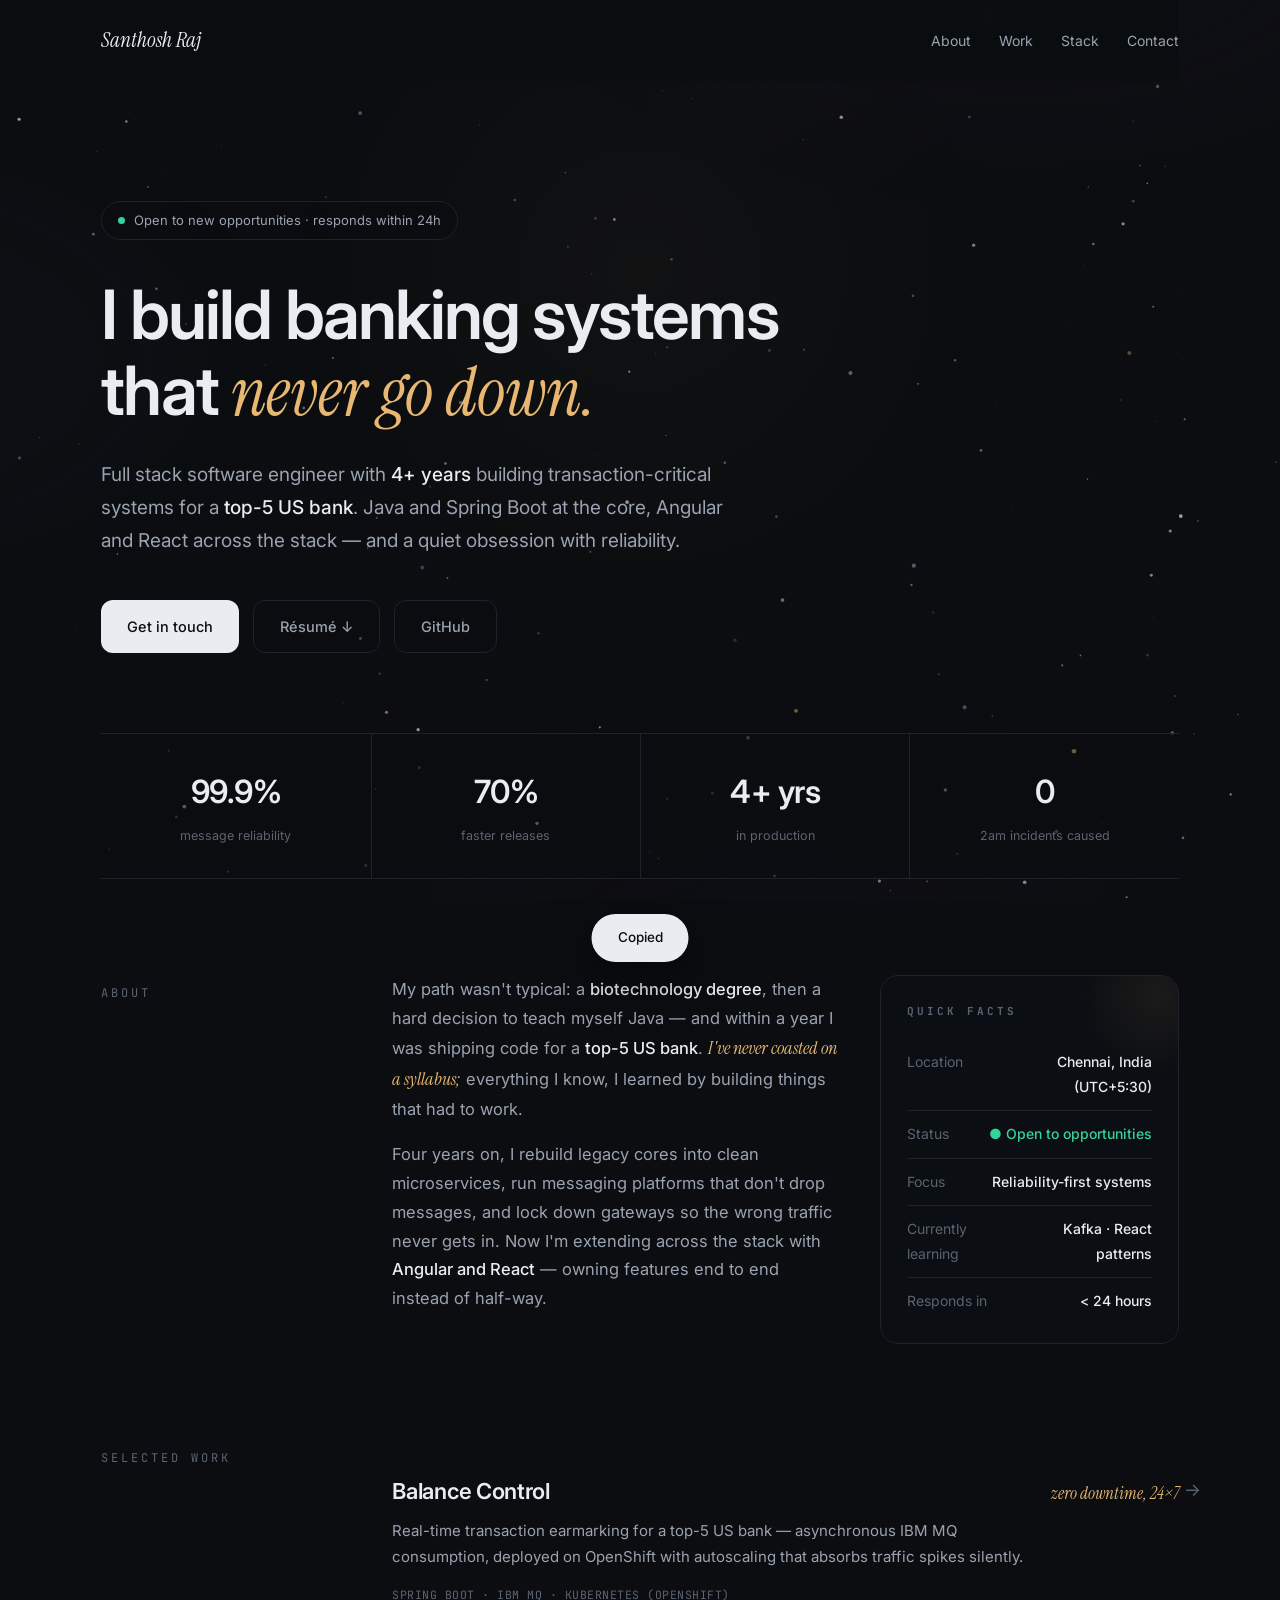
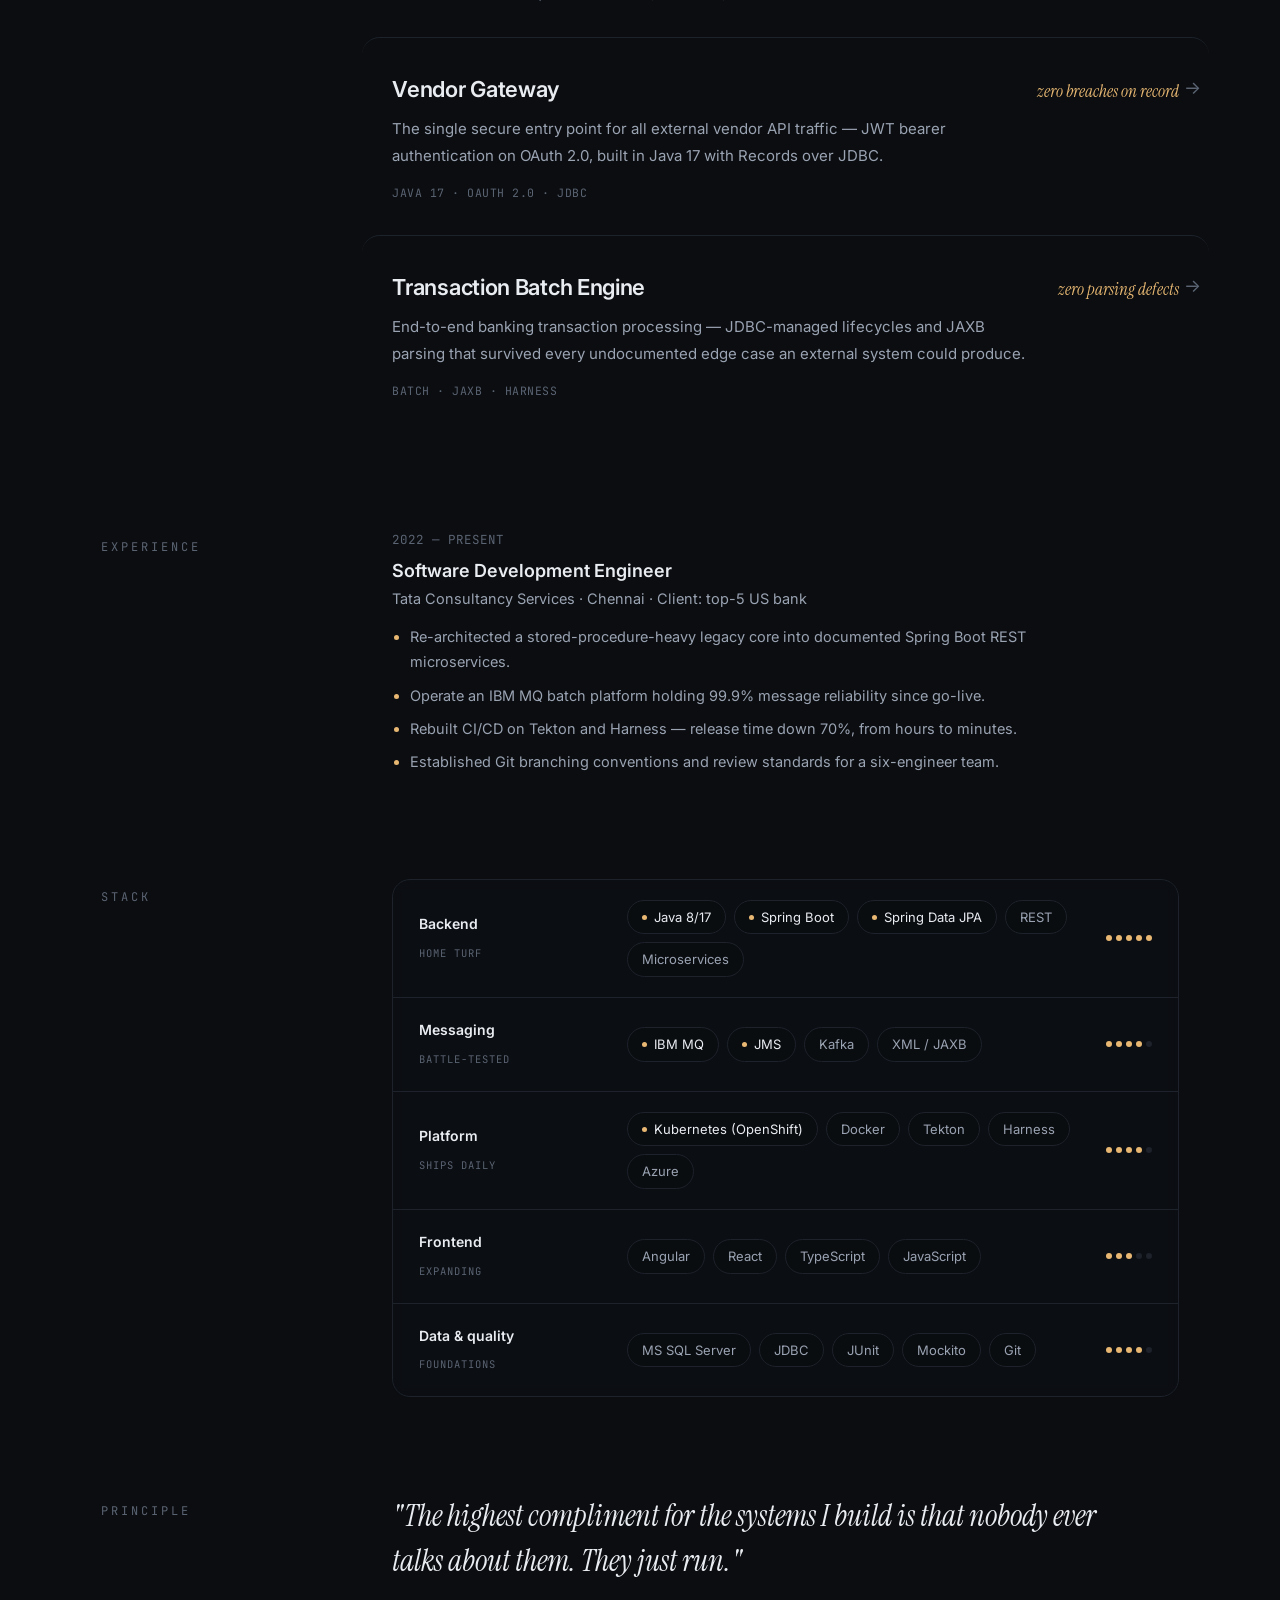
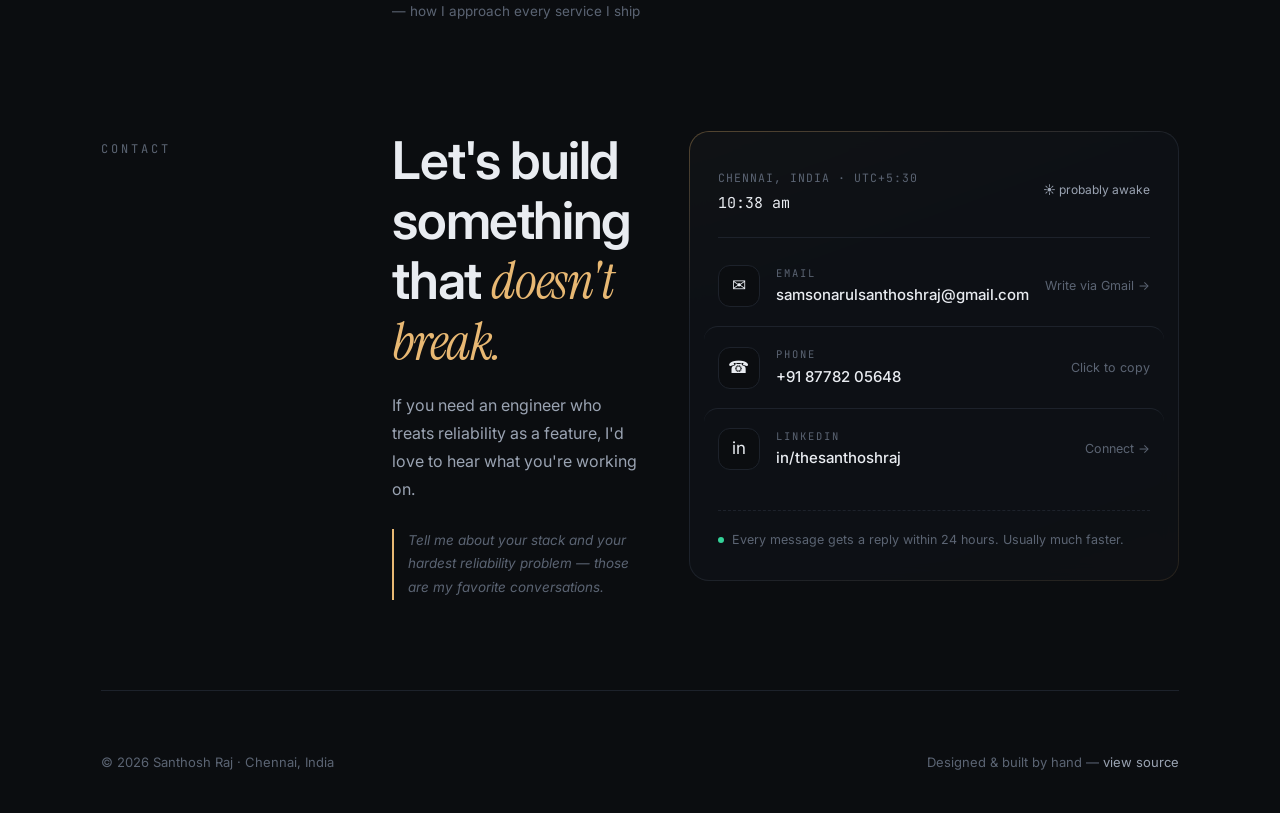
<file: index.html>
<!doctype html>
<html lang="en">
  <head>
    <meta charset="UTF-8" />
    <meta name="viewport" content="width=device-width, initial-scale=1.0" />
    <title>Santhosh Raj · Software Engineer</title>
    <meta
      name="description"
      content="Santhosh Raj — full stack software engineer. I build banking systems that never go down. Java, Spring Boot, microservices, Angular, React."
    />
    <meta property="og:title" content="Santhosh Raj · Software Engineer" />
    <meta
      property="og:description"
      content="I build banking systems that never go down. 4+ years · 99.9% reliability · top-5 US bank."
    />
    <link rel="preconnect" href="https://fonts.googleapis.com" />
    <link rel="preconnect" href="https://fonts.gstatic.com" crossorigin />
    <link
      href="https://fonts.googleapis.com/css2?family=Inter:wght@400;500;600&family=Instrument+Serif:ital@0;1&family=JetBrains+Mono:wght@400&display=swap"
      rel="stylesheet"
    />
    <link
      rel="icon"
      href="data:image/svg+xml,<svg xmlns='http://www.w3.org/2000/svg' viewBox='0 0 100 100'><rect width='100' height='100' rx='20' fill='%230b0d10'/><text y='72' x='26' font-size='60' fill='%23e8b873' font-family='serif'>S</text></svg>"
    />
    <style>
      :root {
        --bg: #0b0d10;
        --surface: #11141a;
        --line: #1d222b;
        --text: #e9ecf1;
        --dim: #9aa3b2;
        --faint: #5b6473;
        --accent: #e8b873;
        --accent-dim: #e8b87322;
        --sans: "Inter", -apple-system, BlinkMacSystemFont, sans-serif;
        --serif: "Instrument Serif", Georgia, serif;
        --mono: "JetBrains Mono", ui-monospace, monospace;
      }
      * {
        margin: 0;
        padding: 0;
        box-sizing: border-box;
      }
      html {
        scroll-behavior: smooth;
      }
      ::selection {
        background: var(--accent);
        color: #0b0d10;
      }
      body {
        background: var(--bg);
        color: var(--text);
        font-family: var(--sans);
        line-height: 1.75;
        font-size: 16px;
        -webkit-font-smoothing: antialiased;
      }

      #stars {
        position: fixed;
        inset: 0;
        z-index: 0;
      }
      #nebula {
        position: fixed;
        inset: 0;
        z-index: 0;
        pointer-events: none;
        background:
          radial-gradient(900px 500px at 80% -10%, #2a244033, transparent 60%),
          radial-gradient(700px 420px at -10% 40%, #1b2a3a2e, transparent 60%),
          radial-gradient(800px 520px at 60% 110%, #26203a26, transparent 60%);
      }
      #spot {
        position: fixed;
        inset: 0;
        z-index: 0;
        pointer-events: none;
        background: radial-gradient(
          600px circle at var(--mx, 50%) var(--my, 30%),
          #e8b87308,
          transparent 60%
        );
      }

      main {
        position: relative;
        z-index: 1;
        max-width: 1180px;
        margin: 0 auto;
        padding: 0 clamp(20px, 4vw, 56px);
      }

      nav {
        position: sticky;
        top: 0;
        z-index: 50;
        display: flex;
        justify-content: space-between;
        align-items: center;
        padding: 22px 0;
        background: #0b0d10cc;
        backdrop-filter: blur(12px);
      }
      nav .mark {
        font-family: var(--serif);
        font-style: italic;
        font-size: 21px;
        color: var(--text);
        text-decoration: none;
      }
      nav .links a {
        color: var(--dim);
        text-decoration: none;
        font-size: 14px;
        margin-left: 28px;
        transition: color 0.25s;
      }
      nav .links a:hover {
        color: var(--text);
      }

      header {
        padding: 120px 0 80px;
        max-width: 880px;
      }
      .status {
        display: inline-flex;
        align-items: center;
        gap: 9px;
        font-size: 13px;
        color: var(--dim);
        border: 1px solid var(--line);
        border-radius: 99px;
        padding: 7px 16px;
        margin-bottom: 36px;
        background: #0b0d1099;
        animation: rise 0.8s 0.1s both;
      }
      .status i {
        width: 7px;
        height: 7px;
        border-radius: 50%;
        background: #34d399;
        animation: ping 2.4s infinite;
      }
      @keyframes ping {
        0% {
          box-shadow: 0 0 0 0 #34d39955;
        }
        70% {
          box-shadow: 0 0 0 9px transparent;
        }
        100% {
          box-shadow: 0 0 0 0 transparent;
        }
      }
      h1 {
        font-size: clamp(38px, 6.4vw, 68px);
        font-weight: 600;
        letter-spacing: -1.8px;
        line-height: 1.12;
        animation: rise 0.8s 0.25s both;
      }
      h1 em {
        font-family: var(--serif);
        font-style: italic;
        font-weight: 400;
        color: var(--accent);
        letter-spacing: 0;
      }
      .lede {
        margin-top: 28px;
        font-size: clamp(16px, 1.6vw, 19px);
        color: var(--dim);
        max-width: 640px;
        animation: rise 0.8s 0.4s both;
      }
      .lede strong {
        color: var(--text);
        font-weight: 500;
      }
      .actions {
        margin-top: 42px;
        display: flex;
        gap: 14px;
        flex-wrap: wrap;
        animation: rise 0.8s 0.55s both;
      }
      .btn {
        display: inline-flex;
        align-items: center;
        gap: 8px;
        text-decoration: none;
        font-size: 14.5px;
        font-weight: 500;
        padding: 13px 26px;
        border-radius: 12px;
        transition: all 0.25s;
      }
      .btn.primary {
        background: var(--text);
        color: #0b0d10;
      }
      .btn.primary:hover {
        background: var(--accent);
        transform: translateY(-2px);
        box-shadow: 0 12px 32px var(--accent-dim);
      }
      .btn.quiet {
        color: var(--dim);
        border: 1px solid var(--line);
        background: #0b0d1066;
      }
      .btn.quiet:hover {
        color: var(--text);
        border-color: var(--faint);
      }
      @keyframes rise {
        from {
          opacity: 0;
          transform: translateY(18px);
        }
        to {
          opacity: 1;
          transform: none;
        }
      }

      .proof {
        display: grid;
        grid-template-columns: repeat(4, 1fr);
        border-top: 1px solid var(--line);
        border-bottom: 1px solid var(--line);
        animation: rise 0.8s 0.7s both;
        background: #0b0d1066;
      }
      .proof div {
        padding: 30px 12px;
        text-align: center;
      }
      .proof div + div {
        border-left: 1px solid var(--line);
      }
      .proof b {
        display: block;
        font-size: clamp(22px, 2.6vw, 32px);
        font-weight: 600;
        letter-spacing: -0.5px;
      }
      .proof span {
        font-size: 12.5px;
        color: var(--faint);
      }
      @media (max-width: 680px) {
        .proof {
          grid-template-columns: repeat(2, 1fr);
        }
        .proof div:nth-child(3) {
          border-left: none;
          border-top: 1px solid var(--line);
        }
        .proof div:nth-child(4) {
          border-top: 1px solid var(--line);
        }
      }

      section {
        display: grid;
        grid-template-columns: 240px 1fr;
        gap: clamp(24px, 4vw, 72px);
        padding: 96px 0 0;
      }
      .label {
        font-family: var(--mono);
        font-size: 12px;
        letter-spacing: 3px;
        color: var(--faint);
        text-transform: uppercase;
        padding-top: 8px;
        position: sticky;
        top: 90px;
        align-self: start;
        height: fit-content;
      }
      @media (max-width: 820px) {
        section {
          grid-template-columns: 1fr;
          gap: 20px;
        }
        .label {
          position: static;
        }
      }

      .fade {
        opacity: 0;
        transform: translateY(22px);
        transition:
          opacity 0.8s,
          transform 0.8s;
      }
      .fade.in {
        opacity: 1;
        transform: none;
      }

      /* ===== ABOUT ===== */
      .aboutwrap {
        display: grid;
        grid-template-columns: 1.5fr 1fr;
        gap: clamp(24px, 3vw, 48px);
        align-items: start;
      }
      @media (max-width: 820px) {
        .aboutwrap {
          grid-template-columns: 1fr;
        }
      }
      .aboutwrap .story p {
        color: var(--dim);
        font-size: 16.5px;
        margin-bottom: 16px;
        max-width: 560px;
      }
      .aboutwrap .story p strong {
        color: var(--text);
        font-weight: 500;
      }
      .aboutwrap .story em {
        font-family: var(--serif);
        font-style: italic;
        color: var(--accent);
        font-size: 1.08em;
      }
      .journey {
        display: flex;
        align-items: center;
        gap: 0;
        margin-top: 30px;
        flex-wrap: wrap;
      }
      .jstep {
        display: flex;
        align-items: center;
      }
      .jstep .node {
        text-align: center;
        padding: 0 4px;
      }
      .jstep .node b {
        display: block;
        font-size: 13px;
        font-weight: 600;
        white-space: nowrap;
      }
      .jstep .node span {
        font-family: var(--mono);
        font-size: 10.5px;
        color: var(--faint);
      }
      .jstep .link {
        width: clamp(20px, 4vw, 54px);
        height: 1px;
        background: linear-gradient(
          90deg,
          var(--line),
          var(--accent),
          var(--line)
        );
        margin: 0 6px;
      }
      .facts {
        border: 1px solid var(--line);
        border-radius: 18px;
        padding: 26px 26px 18px;
        background: #0d101599;
        backdrop-filter: blur(6px);
        position: relative;
        overflow: hidden;
      }
      .facts::before {
        content: "";
        position: absolute;
        top: -60px;
        right: -60px;
        width: 160px;
        height: 160px;
        border-radius: 50%;
        background: radial-gradient(circle, #e8b87314, transparent 70%);
      }
      .facts h4 {
        font-family: var(--mono);
        font-size: 11px;
        letter-spacing: 3px;
        color: var(--faint);
        margin-bottom: 18px;
      }
      .fact {
        display: flex;
        justify-content: space-between;
        gap: 14px;
        padding: 11px 0;
        border-bottom: 1px solid var(--line);
        font-size: 14px;
      }
      .fact:last-child {
        border-bottom: none;
      }
      .fact .fk {
        color: var(--faint);
      }
      .fact .fv {
        color: var(--text);
        font-weight: 500;
        text-align: right;
      }
      .fact .fv.live {
        color: #34d399;
      }

      /* work */
      .case {
        display: block;
        color: inherit;
        padding: 32px 30px;
        margin: 0 -30px;
        border-radius: 18px;
        transition: background 0.3s;
        cursor: pointer;
        position: relative;
      }
      .case:hover {
        background: var(--surface);
      }
      .case + .case {
        border-top: 1px solid var(--line);
      }
      .case:hover + .case {
        border-top-color: transparent;
      }
      .case .row {
        display: flex;
        justify-content: space-between;
        align-items: baseline;
        gap: 16px;
        flex-wrap: wrap;
      }
      .case h3 {
        font-size: clamp(18px, 2vw, 22px);
        font-weight: 600;
        letter-spacing: -0.3px;
      }
      .case .outcome {
        font-family: var(--serif);
        font-style: italic;
        font-size: 17px;
        color: var(--accent);
      }
      .case p {
        color: var(--dim);
        font-size: 15px;
        margin-top: 8px;
        max-width: 640px;
      }
      .case .meta {
        font-family: var(--mono);
        font-size: 11.5px;
        color: var(--faint);
        margin-top: 14px;
        letter-spacing: 0.5px;
      }
      .case .more {
        position: absolute;
        right: 8px;
        top: 34px;
        color: var(--faint);
        transition:
          transform 0.3s,
          color 0.3s;
        font-size: 18px;
      }
      .case:hover .more {
        transform: translateX(5px);
        color: var(--accent);
      }
      .case .detail {
        max-height: 0;
        overflow: hidden;
        transition: max-height 0.5s ease;
      }
      .case.open .detail {
        max-height: 300px;
      }
      .case .detail ul {
        margin-top: 18px;
        padding-top: 18px;
        border-top: 1px dashed var(--line);
      }
      .case .detail li {
        color: var(--dim);
        font-size: 14.5px;
        margin: 8px 0 8px 18px;
      }
      .case .detail li::marker {
        color: var(--accent);
      }

      /* experience */
      .xp h3 {
        font-size: 18px;
        font-weight: 600;
      }
      .xp .org {
        color: var(--dim);
        font-size: 14.5px;
        margin-bottom: 12px;
      }
      .xp .period {
        font-family: var(--mono);
        font-size: 12.5px;
        color: var(--faint);
        margin-bottom: 4px;
      }
      .xp li {
        color: var(--dim);
        font-size: 14.5px;
        margin: 8px 0 8px 18px;
        max-width: 680px;
      }
      .xp li::marker {
        color: var(--accent);
      }

      /* ===== STACK v2 ===== */
      .stackrows {
        border: 1px solid var(--line);
        border-radius: 18px;
        overflow: hidden;
        background: #0d101599;
        backdrop-filter: blur(6px);
      }
      .srow2 {
        display: grid;
        grid-template-columns: 190px 1fr auto;
        gap: 18px;
        align-items: center;
        padding: 20px 26px;
        transition: background 0.25s;
        opacity: 0;
        transform: translateY(14px);
      }
      .srow2.in {
        opacity: 1;
        transform: none;
        transition:
          opacity 0.7s,
          transform 0.7s,
          background 0.25s;
      }
      .srow2 + .srow2 {
        border-top: 1px solid var(--line);
      }
      .srow2:hover {
        background: var(--surface);
      }
      .srow2 .cat b {
        font-size: 14px;
        font-weight: 600;
        display: block;
      }
      .srow2 .cat span {
        font-family: var(--mono);
        font-size: 10.5px;
        color: var(--faint);
        letter-spacing: 1px;
      }
      .pills {
        display: flex;
        flex-wrap: wrap;
        gap: 8px;
      }
      .pill {
        font-size: 13px;
        color: var(--dim);
        border: 1px solid var(--line);
        border-radius: 99px;
        padding: 5px 14px;
        transition: all 0.25s;
        background: #0b0d1066;
      }
      .srow2:hover .pill {
        border-color: #2a3140;
      }
      .pill:hover {
        color: var(--text);
        border-color: var(--accent) !important;
        transform: translateY(-2px);
      }
      .pill.core {
        color: var(--text);
      }
      .pill.core::before {
        content: "";
        display: inline-block;
        width: 5px;
        height: 5px;
        border-radius: 50%;
        background: var(--accent);
        margin-right: 7px;
        vertical-align: 2px;
      }
      .depth {
        display: flex;
        gap: 4px;
      }
      .depth i {
        width: 6px;
        height: 6px;
        border-radius: 50%;
        background: var(--line);
        transition: background 0.5s;
      }
      .srow2.in .depth i.on {
        background: var(--accent);
        transition-delay: calc(var(--di) * 120ms);
      }
      @media (max-width: 760px) {
        .srow2 {
          grid-template-columns: 1fr;
          gap: 10px;
        }
        .depth {
          display: none;
        }
      }

      .quote {
        font-family: var(--serif);
        font-style: italic;
        font-size: clamp(21px, 2.6vw, 30px);
        line-height: 1.5;
        color: var(--text);
        max-width: 720px;
      }
      .quote .by {
        display: block;
        font-family: var(--sans);
        font-style: normal;
        font-size: 13.5px;
        color: var(--faint);
        margin-top: 18px;
      }

      .closer {
        padding-top: 110px;
      }
      .closer h2 {
        font-size: clamp(32px, 4.6vw, 52px);
        font-weight: 600;
        letter-spacing: -1.4px;
        line-height: 1.15;
      }
      .closer h2 em {
        font-family: var(--serif);
        font-style: italic;
        font-weight: 400;
        color: var(--accent);
      }
      .closer .sub {
        color: var(--dim);
        margin-top: 18px;
        max-width: 420px;
      }
      .closer .hintline {
        margin-top: 26px;
        font-size: 13.5px;
        color: var(--faint);
        max-width: 420px;
        border-left: 2px solid var(--accent);
        padding-left: 14px;
        font-style: italic;
      }
      .contactgrid {
        display: grid;
        grid-template-columns: 1fr 1fr;
        gap: clamp(28px, 4vw, 60px);
        align-items: start;
      }
      @media (max-width: 860px) {
        .contactgrid {
          grid-template-columns: 1fr;
        }
      }

      /* contact card with gradient edge */
      .ccard {
        position: relative;
        border-radius: 20px;
        padding: 1px;
        background: linear-gradient(
          160deg,
          #e8b87355,
          var(--line) 30%,
          var(--line) 70%,
          #e8b87322
        );
      }
      .ccard .inner {
        background: #0d1015f2;
        border-radius: 19px;
        padding: 30px 28px;
        backdrop-filter: blur(8px);
      }
      .ctime {
        display: flex;
        justify-content: space-between;
        align-items: center;
        padding-bottom: 20px;
        border-bottom: 1px solid var(--line);
        margin-bottom: 8px;
      }
      .ctime .tz {
        font-family: var(--mono);
        font-size: 11.5px;
        color: var(--faint);
        letter-spacing: 1px;
      }
      .ctime .clock {
        font-family: var(--mono);
        font-size: 15px;
        color: var(--text);
      }
      .ctime .awake {
        font-size: 12px;
        color: var(--dim);
      }
      .chan {
        display: flex;
        align-items: center;
        gap: 16px;
        padding: 18px 14px;
        margin: 0 -14px;
        border-radius: 14px;
        text-decoration: none;
        color: inherit;
        transition: background 0.25s;
        cursor: pointer;
        position: relative;
      }
      .chan:hover {
        background: var(--surface);
      }
      .chan + .chan {
        border-top: 1px solid var(--line);
      }
      .chan:hover + .chan {
        border-top-color: transparent;
      }
      .chan .ico {
        width: 42px;
        height: 42px;
        border-radius: 12px;
        border: 1px solid var(--line);
        display: flex;
        align-items: center;
        justify-content: center;
        font-size: 17px;
        flex-shrink: 0;
        transition: all 0.25s;
        background: #0b0d10;
      }
      .chan:hover .ico {
        border-color: var(--accent);
        box-shadow: 0 0 22px var(--accent-dim);
        transform: rotate(-6deg);
      }
      .chan .info {
        flex: 1;
        min-width: 0;
      }
      .chan .k {
        font-family: var(--mono);
        font-size: 10.5px;
        color: var(--faint);
        letter-spacing: 2px;
        display: block;
      }
      .chan .v {
        font-size: 15px;
        font-weight: 500;
        display: block;
        white-space: nowrap;
        overflow: hidden;
        text-overflow: ellipsis;
      }
      .chan .act {
        font-size: 12.5px;
        color: var(--faint);
        transition: all 0.25s;
        white-space: nowrap;
      }
      .chan:hover .act {
        color: var(--accent);
        transform: translateX(3px);
      }
      .promise {
        margin-top: 20px;
        padding-top: 18px;
        border-top: 1px dashed var(--line);
        font-size: 12.5px;
        color: var(--faint);
        display: flex;
        align-items: center;
        gap: 8px;
      }
      .promise i {
        width: 6px;
        height: 6px;
        border-radius: 50%;
        background: #34d399;
        animation: ping 2.4s infinite;
        flex-shrink: 0;
      }

      #toast {
        position: fixed;
        bottom: 28px;
        left: 50%;
        transform: translate(-50%, 90px);
        z-index: 500;
        background: var(--text);
        color: #0b0d10;
        font-size: 13.5px;
        font-weight: 500;
        padding: 12px 26px;
        border-radius: 99px;
        transition: transform 0.4s cubic-bezier(0.2, 1.2, 0.3, 1);
        box-shadow: 0 16px 50px #00000088;
      }
      #toast.on {
        transform: translate(-50%, 0);
      }

      footer {
        padding: 60px 0 40px;
        border-top: 1px solid var(--line);
        margin-top: 90px;
        display: flex;
        justify-content: space-between;
        color: var(--faint);
        font-size: 13px;
        flex-wrap: wrap;
        gap: 10px;
      }
      footer a {
        color: var(--dim);
        text-decoration: none;
      }
      footer a:hover {
        color: var(--accent);
      }
    </style>
  </head>
  <body>
    <canvas id="stars"></canvas>
    <div id="nebula"></div>
    <div id="spot"></div>
    <div id="toast">Copied</div>

    <main>
      <nav>
        <a class="mark" href="#">Santhosh Raj</a>
        <div class="links">
          <a href="#about">About</a><a href="#work">Work</a
          ><a href="#stack">Stack</a><a href="#contact">Contact</a>
        </div>
      </nav>

      <header>
        <div class="status">
          <i></i>Open to new opportunities · responds within 24h
        </div>
        <h1>I build banking systems<br />that <em>never go down.</em></h1>
        <p class="lede">
          Full stack software engineer with <strong>4+ years</strong> building
          transaction-critical systems for a <strong>top-5 US bank</strong>.
          Java and Spring Boot at the core, Angular and React across the stack —
          and a quiet obsession with reliability.
        </p>
        <div class="actions">
          <a class="btn primary" href="#contact">Get in touch</a>
          <a
            class="btn quiet"
            href="Santhosh_SE_Resume_Latest.pdf"
            download="Santhosh_Raj_Resume.pdf"
            >Résumé ↓</a
          >
          <a
            class="btn quiet"
            href="https://github.com/ZoroMaki"
            target="_blank"
            >GitHub</a
          >
        </div>
      </header>

      <div class="proof">
        <div><b>99.9%</b><span>message reliability</span></div>
        <div><b>70%</b><span>faster releases</span></div>
        <div><b>4+ yrs</b><span>in production</span></div>
        <div><b>0</b><span>2am incidents caused</span></div>
      </div>

      <section id="about">
        <span class="label">About</span>
        <div class="aboutwrap fade">
          <div class="story">
            <p>
              My path wasn't typical: a <strong>biotechnology degree</strong>,
              then a hard decision to teach myself Java — and within a year I
              was shipping code for a <strong>top-5 US bank</strong>.
              <em>I've never coasted on a syllabus;</em> everything I know, I
              learned by building things that had to work.
            </p>
            <p>
              Four years on, I rebuild legacy cores into clean microservices,
              run messaging platforms that don't drop messages, and lock down
              gateways so the wrong traffic never gets in. Now I'm extending
              across the stack with <strong>Angular and React</strong> — owning
              features end to end instead of half-way.
            </p>
          </div>
          <aside class="facts">
            <h4>QUICK FACTS</h4>
            <div class="fact">
              <span class="fk">Location</span
              ><span class="fv">Chennai, India (UTC+5:30)</span>
            </div>
            <div class="fact">
              <span class="fk">Status</span
              ><span class="fv live">● Open to opportunities</span>
            </div>
            <div class="fact">
              <span class="fk">Focus</span
              ><span class="fv">Reliability-first systems</span>
            </div>
            <div class="fact">
              <span class="fk">Currently learning</span
              ><span class="fv">Kafka · React patterns</span>
            </div>
            <div class="fact">
              <span class="fk">Responds in</span
              ><span class="fv">&lt; 24 hours</span>
            </div>
          </aside>
        </div>
      </section>

      <section id="work">
        <span class="label">Selected work</span>
        <div>
          <div class="case fade" data-case>
            <div class="row">
              <h3>Balance Control</h3>
              <span class="outcome">zero downtime, 24×7</span>
            </div>
            <p>
              Real-time transaction earmarking for a top-5 US bank —
              asynchronous IBM MQ consumption, deployed on OpenShift with
              autoscaling that absorbs traffic spikes silently.
            </p>
            <div class="meta">
              SPRING BOOT · IBM MQ · KUBERNETES (OPENSHIFT)
            </div>
            <span class="more">→</span>
            <div class="detail">
              <ul>
                <li>
                  JMSListener-driven async processing — the main flow never
                  blocks.
                </li>
                <li>
                  Tuned pod autoscaling; the service has run 24×7 since launch
                  with zero manual intervention.
                </li>
                <li>
                  Contributed to integration architecture decisions, not only
                  implementation.
                </li>
              </ul>
            </div>
          </div>
          <div class="case fade" data-case>
            <div class="row">
              <h3>Vendor Gateway</h3>
              <span class="outcome">zero breaches on record</span>
            </div>
            <p>
              The single secure entry point for all external vendor API traffic
              — JWT bearer authentication on OAuth 2.0, built in Java 17 with
              Records over JDBC.
            </p>
            <div class="meta">JAVA 17 · OAUTH 2.0 · JDBC</div>
            <span class="more">→</span>
            <div class="detail">
              <ul>
                <li>
                  100% of vendor traffic flows through one authenticated,
                  auditable door.
                </li>
                <li>
                  Java 17 Records cut data-layer boilerplate and made queries
                  debuggable at 2am — not that it's needed.
                </li>
              </ul>
            </div>
          </div>
          <div class="case fade" data-case>
            <div class="row">
              <h3>Transaction Batch Engine</h3>
              <span class="outcome">zero parsing defects</span>
            </div>
            <p>
              End-to-end banking transaction processing — JDBC-managed
              lifecycles and JAXB parsing that survived every undocumented edge
              case an external system could produce.
            </p>
            <div class="meta">BATCH · JAXB · HARNESS</div>
            <span class="more">→</span>
            <div class="detail">
              <ul>
                <li>
                  Creates, updates and status tracking handled end to end.
                </li>
                <li>
                  Documentation maintained through two rounds of scope change —
                  the team stopped guessing.
                </li>
              </ul>
            </div>
          </div>
        </div>
      </section>

      <section id="experience">
        <span class="label">Experience</span>
        <div class="xp fade">
          <div class="period">2022 — PRESENT</div>
          <h3>Software Development Engineer</h3>
          <div class="org">
            Tata Consultancy Services · Chennai · Client: top-5 US bank
          </div>
          <ul>
            <li>
              Re-architected a stored-procedure-heavy legacy core into
              documented Spring Boot REST microservices.
            </li>
            <li>
              Operate an IBM MQ batch platform holding 99.9% message reliability
              since go-live.
            </li>
            <li>
              Rebuilt CI/CD on Tekton and Harness — release time down 70%, from
              hours to minutes.
            </li>
            <li>
              Established Git branching conventions and review standards for a
              six-engineer team.
            </li>
          </ul>
        </div>
      </section>

      <section id="stack">
        <span class="label">Stack</span>
        <div class="stackrows fade">
          <div class="srow2">
            <div class="cat"><b>Backend</b><span>HOME TURF</span></div>
            <div class="pills">
              <span class="pill core">Java 8/17</span
              ><span class="pill core">Spring Boot</span>
              <span class="pill core">Spring Data JPA</span
              ><span class="pill">REST</span
              ><span class="pill">Microservices</span>
            </div>
            <div class="depth">
              <i class="on" style="--di: 0"></i
              ><i class="on" style="--di: 1"></i
              ><i class="on" style="--di: 2"></i
              ><i class="on" style="--di: 3"></i
              ><i class="on" style="--di: 4"></i>
            </div>
          </div>
          <div class="srow2">
            <div class="cat"><b>Messaging</b><span>BATTLE-TESTED</span></div>
            <div class="pills">
              <span class="pill core">IBM MQ</span
              ><span class="pill core">JMS</span> <span class="pill">Kafka</span
              ><span class="pill">XML / JAXB</span>
            </div>
            <div class="depth">
              <i class="on" style="--di: 0"></i
              ><i class="on" style="--di: 1"></i
              ><i class="on" style="--di: 2"></i
              ><i class="on" style="--di: 3"></i><i></i>
            </div>
          </div>
          <div class="srow2">
            <div class="cat"><b>Platform</b><span>SHIPS DAILY</span></div>
            <div class="pills">
              <span class="pill core">Kubernetes (OpenShift)</span
              ><span class="pill">Docker</span> <span class="pill">Tekton</span
              ><span class="pill">Harness</span><span class="pill">Azure</span>
            </div>
            <div class="depth">
              <i class="on" style="--di: 0"></i
              ><i class="on" style="--di: 1"></i
              ><i class="on" style="--di: 2"></i
              ><i class="on" style="--di: 3"></i><i></i>
            </div>
          </div>
          <div class="srow2">
            <div class="cat"><b>Frontend</b><span>EXPANDING</span></div>
            <div class="pills">
              <span class="pill">Angular</span><span class="pill">React</span>
              <span class="pill">TypeScript</span
              ><span class="pill">JavaScript</span>
            </div>
            <div class="depth">
              <i class="on" style="--di: 0"></i
              ><i class="on" style="--di: 1"></i
              ><i class="on" style="--di: 2"></i><i></i><i></i>
            </div>
          </div>
          <div class="srow2">
            <div class="cat"><b>Data & quality</b><span>FOUNDATIONS</span></div>
            <div class="pills">
              <span class="pill">MS SQL Server</span
              ><span class="pill">JDBC</span> <span class="pill">JUnit</span
              ><span class="pill">Mockito</span><span class="pill">Git</span>
            </div>
            <div class="depth">
              <i class="on" style="--di: 0"></i
              ><i class="on" style="--di: 1"></i
              ><i class="on" style="--di: 2"></i
              ><i class="on" style="--di: 3"></i><i></i>
            </div>
          </div>
        </div>
      </section>

      <section>
        <span class="label">Principle</span>
        <p class="quote fade">
          "The highest compliment for the systems I build is that nobody ever
          talks about them. They just run."
          <span class="by">— how I approach every service I ship</span>
        </p>
      </section>

      <section id="contact" class="closer">
        <span class="label">Contact</span>
        <div class="contactgrid">
          <div>
            <h2 class="fade">
              Let's build something<br />that <em>doesn't break.</em>
            </h2>
            <p class="sub fade">
              If you need an engineer who treats reliability as a feature, I'd
              love to hear what you're working on.
            </p>
            <p class="hintline fade">
              Tell me about your stack and your hardest reliability problem —
              those are my favorite conversations.
            </p>
          </div>
          <div class="ccard fade">
            <div class="inner">
              <div class="ctime">
                <div>
                  <span class="tz">CHENNAI, INDIA · UTC+5:30</span>
                  <div class="clock" id="clock">--:--</div>
                </div>
                <span class="awake" id="awake"></span>
              </div>
              <a
                class="chan"
                target="_blank"
                href="https://mail.google.com/mail/?view=cm&fs=1&to=samsonarulsanthoshraj@gmail.com&su=Hello%20Santhosh%20%E2%80%94%20saw%20your%20portfolio"
              >
                <span class="ico">✉</span>
                <span class="info"
                  ><span class="k">EMAIL</span>
                  <span class="v">samsonarulsanthoshraj@gmail.com</span></span
                >
                <span class="act">Write via Gmail →</span></a
              >
              <div class="chan" data-copy="+918778205648">
                <span class="ico">☎</span>
                <span class="info"
                  ><span class="k">PHONE</span>
                  <span class="v">+91 87782 05648</span></span
                >
                <span class="act">Click to copy</span>
              </div>
              <a
                class="chan"
                href="https://linkedin.com/in/thesanthoshraj"
                target="_blank"
              >
                <span class="ico">in</span>
                <span class="info"
                  ><span class="k">LINKEDIN</span>
                  <span class="v">in/thesanthoshraj</span></span
                >
                <span class="act">Connect →</span></a
              >
              <div class="promise">
                <i></i>Every message gets a reply within 24 hours. Usually much
                faster.
              </div>
            </div>
          </div>
        </div>
      </section>

      <footer>
        <span>© 2026 Santhosh Raj · Chennai, India</span>
        <span
          >Designed & built by hand —
          <a href="https://github.com/ZoroMaki" target="_blank"
            >view source</a
          ></span
        >
      </footer>
    </main>

    <script>
      /* ===== galaxy ===== */
      const DRIFT_SPEED = 1.5; /* horizontal drift: .04 = calm, .45 = fast */
      const STAR_DENSITY = 6500; /* lower = more stars */
      const cv = document.getElementById("stars"),
        cx = cv.getContext("2d");
      let W,
        H,
        stars = [],
        shoot = null;
      function init() {
        W = cv.width = innerWidth;
        H = cv.height = innerHeight;
        const n = Math.min(340, (W * H) / STAR_DENSITY);
        stars = Array.from({ length: n }, () => ({
          x: Math.random() * W,
          y: Math.random() * H,
          z: Math.random(),
          r: 0.4 + Math.random() * 1.3,
          tw: Math.random() * Math.PI * 2,
          ts: 0.005 + Math.random() * 0.02,
          hue:
            Math.random() < 0.12
              ? "#e8b873"
              : Math.random() < 0.5
                ? "#cdd6e4"
                : "#8fa3c8",
        }));
      }
      init();
      addEventListener("resize", init);
      function spawnShoot() {
        shoot = {
          x: Math.random() * W * 0.8 + W * 0.1,
          y: Math.random() * H * 0.3,
          vx: 6 + Math.random() * 5,
          vy: 2.5 + Math.random() * 2,
          life: 1,
        };
      }
      setInterval(() => {
        if (!shoot && Math.random() < 0.45) spawnShoot();
      }, 7000);
      (function draw() {
        cx.clearRect(0, 0, W, H);
        const sy = window.scrollY;
        stars.forEach((s) => {
          s.tw += s.ts;
          s.x += DRIFT_SPEED * (0.2 + s.z * 0.8) * 0.1;
          if (s.x > W + 4) s.x = -4;
          const y = (((s.y - sy * s.z * 0.12) % H) + H) % H;
          cx.globalAlpha = Math.max(
            0.05,
            0.18 + s.z * 0.45 + Math.sin(s.tw) * 0.18,
          );
          cx.fillStyle = s.hue;
          cx.beginPath();
          cx.arc(s.x, y, s.r * (0.6 + s.z * 0.8), 0, Math.PI * 2);
          cx.fill();
        });
        if (shoot) {
          cx.globalAlpha = shoot.life;
          const g = cx.createLinearGradient(
            shoot.x,
            shoot.y,
            shoot.x - shoot.vx * 12,
            shoot.y - shoot.vy * 12,
          );
          g.addColorStop(0, "#ffffff");
          g.addColorStop(1, "transparent");
          cx.strokeStyle = g;
          cx.lineWidth = 1.6;
          cx.beginPath();
          cx.moveTo(shoot.x, shoot.y);
          cx.lineTo(shoot.x - shoot.vx * 12, shoot.y - shoot.vy * 12);
          cx.stroke();
          shoot.x += shoot.vx;
          shoot.y += shoot.vy;
          shoot.life -= 0.02;
          if (shoot.life <= 0 || shoot.x > W + 100) shoot = null;
        }
        cx.globalAlpha = 1;
        requestAnimationFrame(draw);
      })();

      /* spotlight */
      addEventListener("mousemove", (e) => {
        const s = document.getElementById("spot");
        s.style.setProperty("--mx", e.clientX + "px");
        s.style.setProperty("--my", e.clientY + "px");
      });

      /* reveal (sections + stack rows) */
      const io = new IntersectionObserver(
        (es) =>
          es.forEach((e) => {
            if (e.isIntersecting) {
              e.target.style.transitionDelay = (e.target.dataset.d || 0) + "ms";
              e.target.classList.add("in");
            }
          }),
        { threshold: 0.12 },
      );
      document.querySelectorAll(".fade, .srow2").forEach((f, i) => {
        f.dataset.d = (i % 3) * 90;
        io.observe(f);
      });

      /* expandable cases */
      document.querySelectorAll("[data-case]").forEach((c) =>
        c.addEventListener("click", () => {
          document.querySelectorAll("[data-case]").forEach((o) => {
            if (o !== c) o.classList.remove("open");
          });
          c.classList.toggle("open");
        }),
      );

      /* phone copy */
      const toast = document.getElementById("toast");
      document.querySelectorAll("[data-copy]").forEach((el) =>
        el.addEventListener("click", () => {
          navigator.clipboard.writeText(el.dataset.copy).then(() => {
            toast.textContent = "Number copied — I pick up 📞";
            toast.classList.add("on");
            setTimeout(() => toast.classList.remove("on"), 2200);
          });
        }),
      );

      /* live Chennai clock */
      function tick() {
        const now = new Date().toLocaleTimeString("en-IN", {
          timeZone: "Asia/Kolkata",
          hour: "2-digit",
          minute: "2-digit",
          hour12: true,
        });
        const h = parseInt(
          new Date().toLocaleTimeString("en-IN", {
            timeZone: "Asia/Kolkata",
            hour: "2-digit",
            hour12: false,
          }),
        );
        document.getElementById("clock").textContent = now;
        document.getElementById("awake").textContent =
          h >= 8 && h < 24
            ? "☀ probably awake"
            : "☾ probably asleep — email anyway";
      }
      tick();
      setInterval(tick, 30000);
    </script>
  </body>
</html>
</file>
